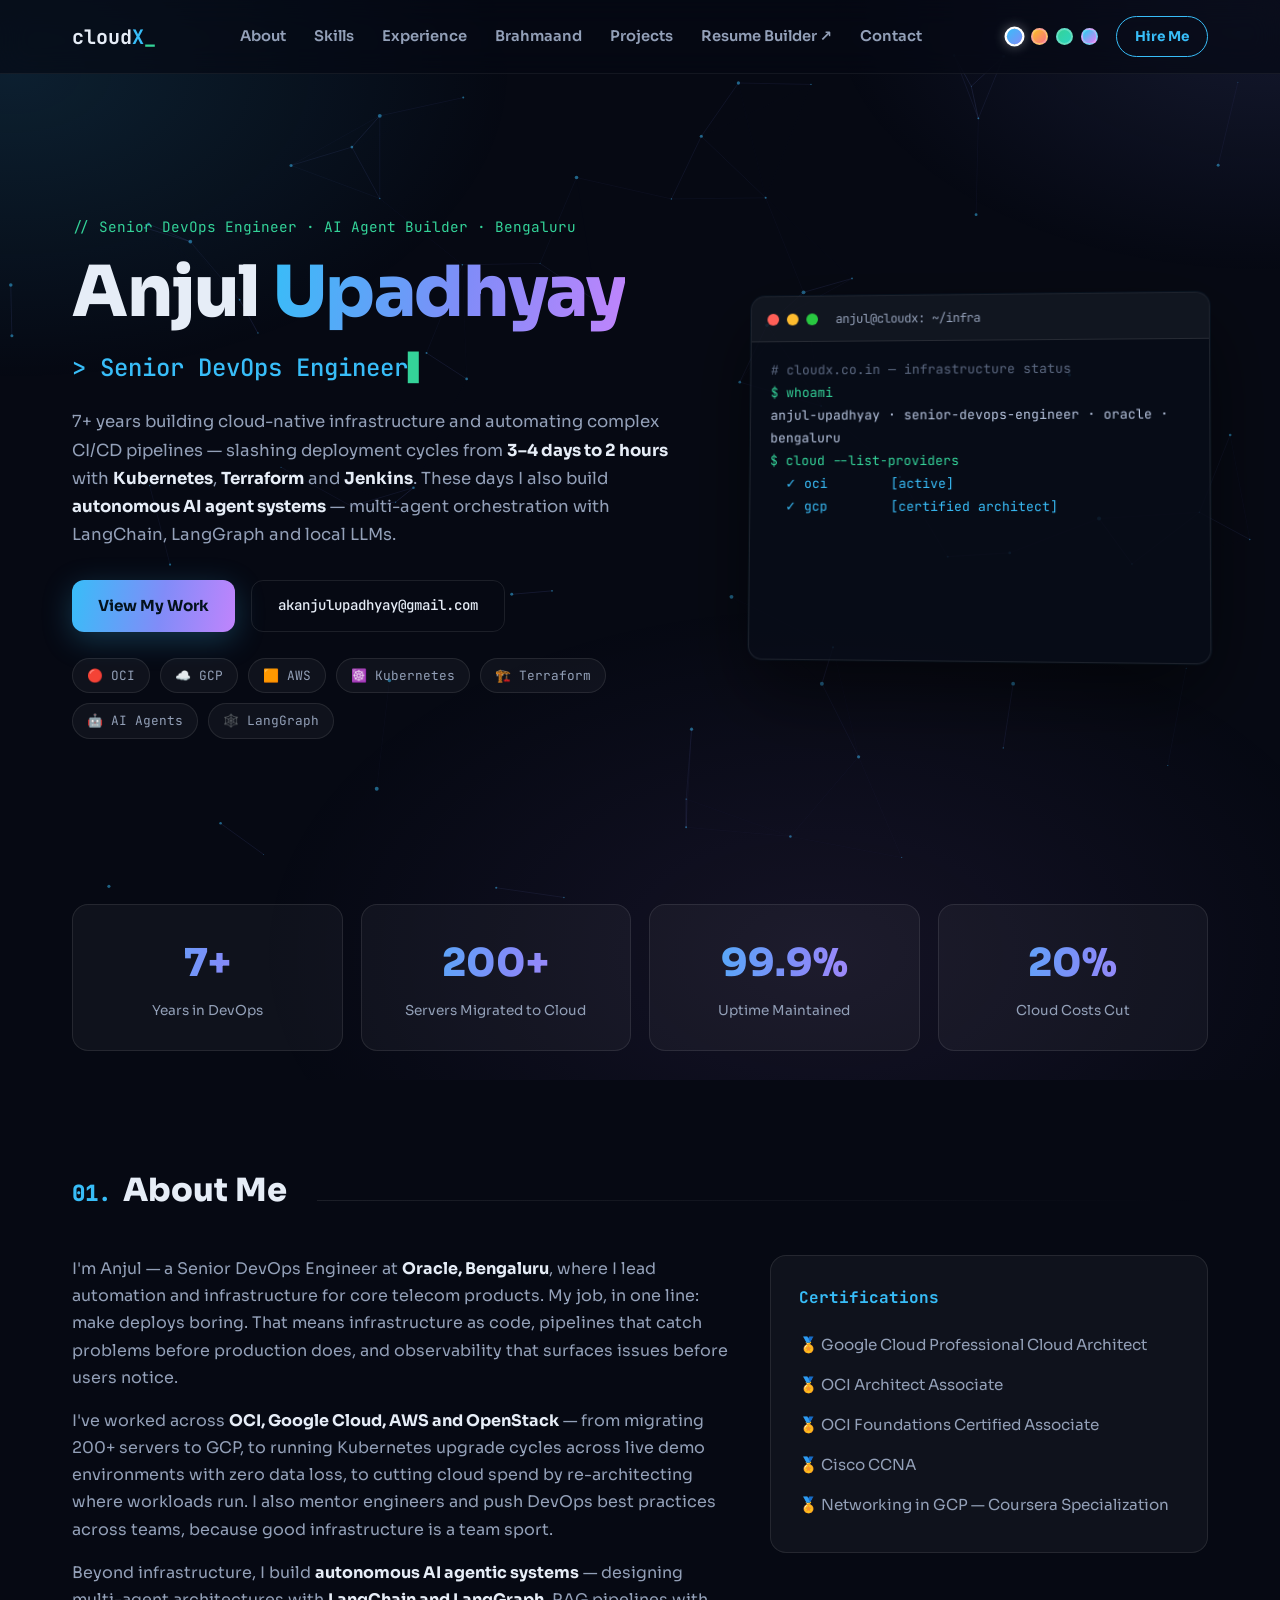
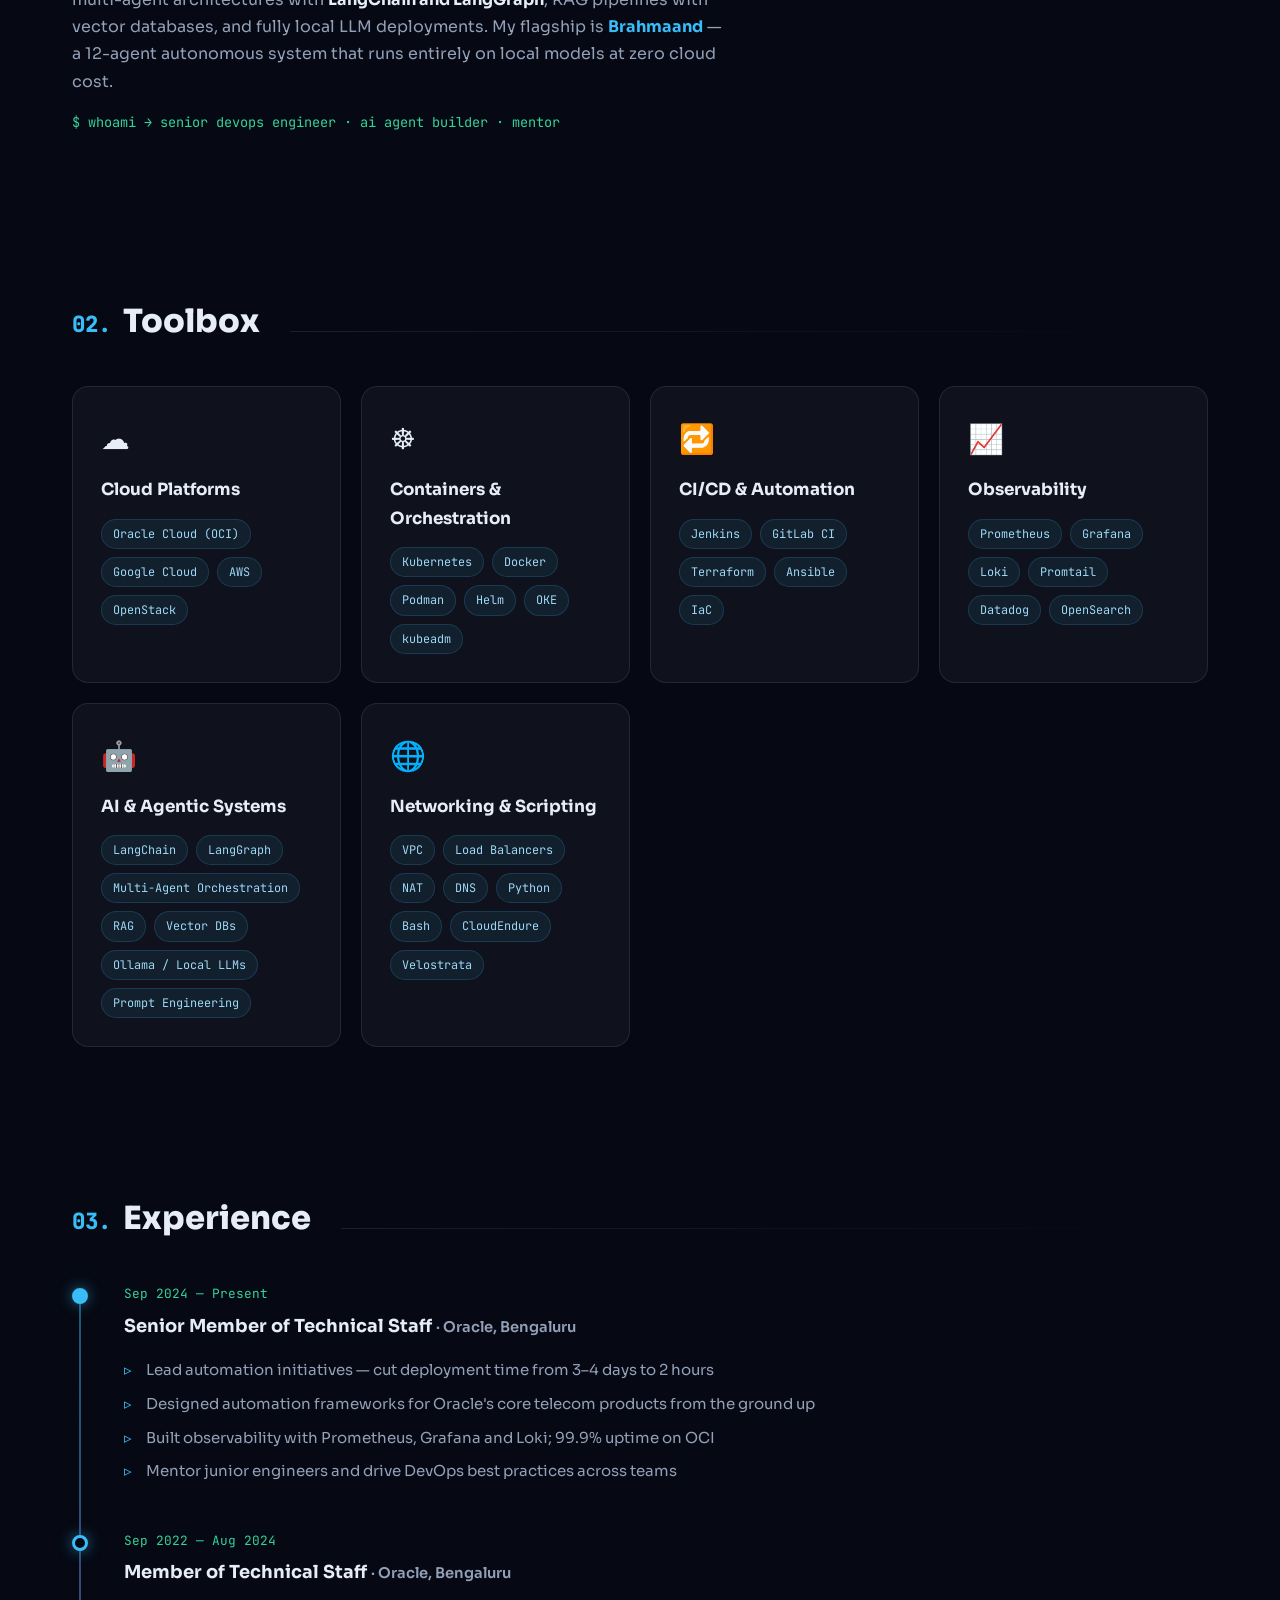
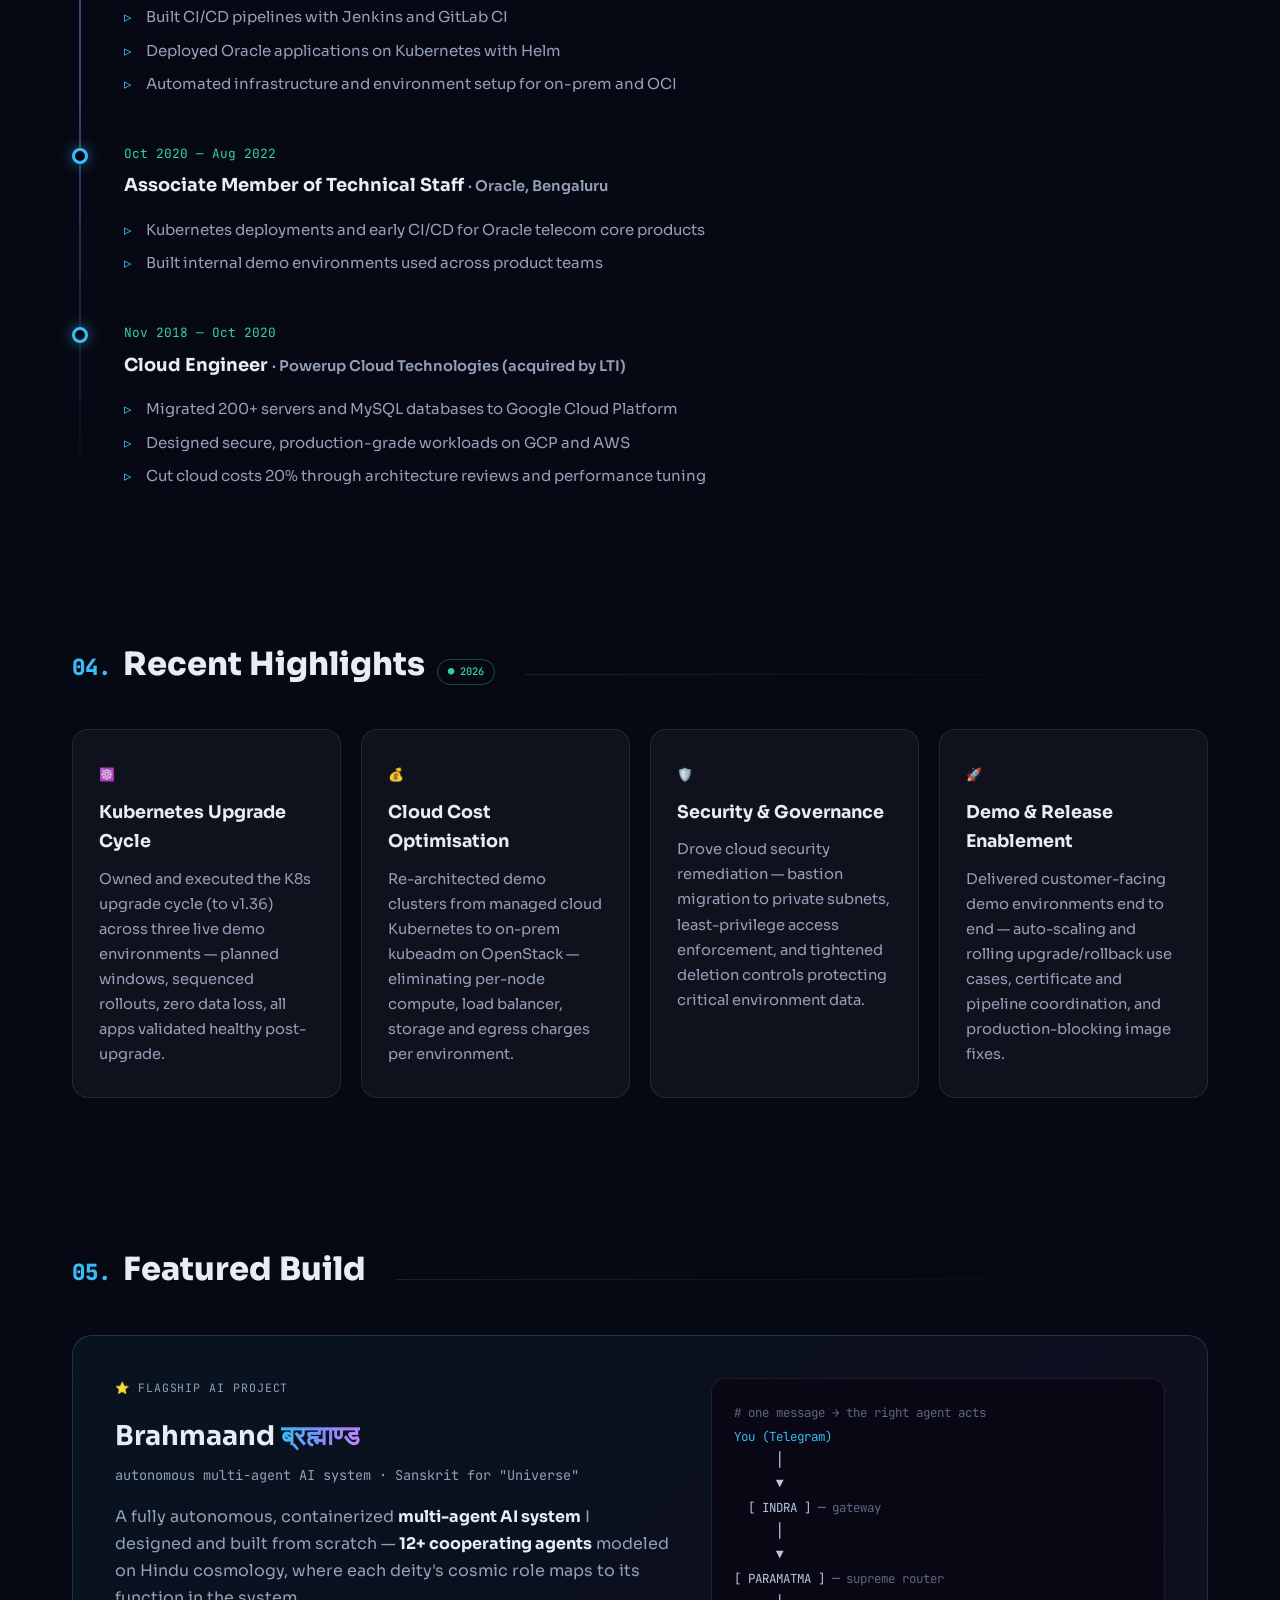
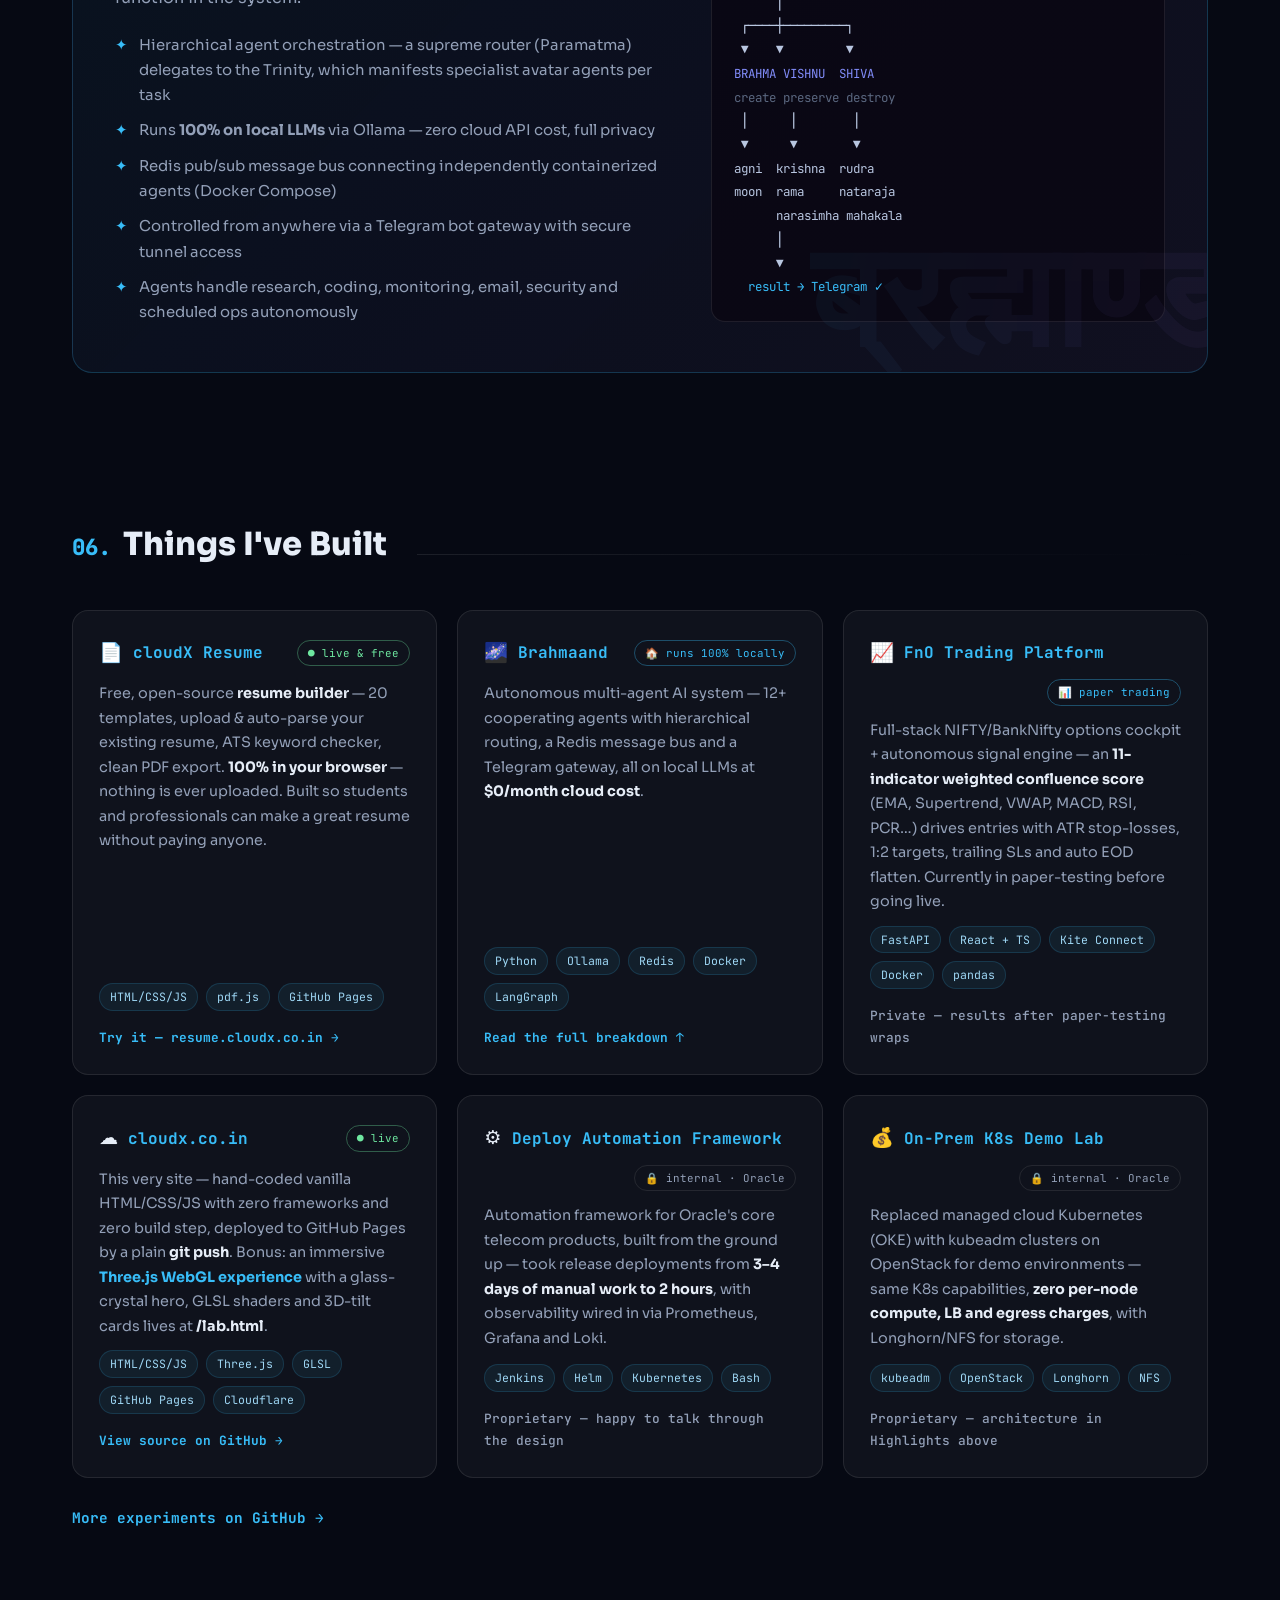
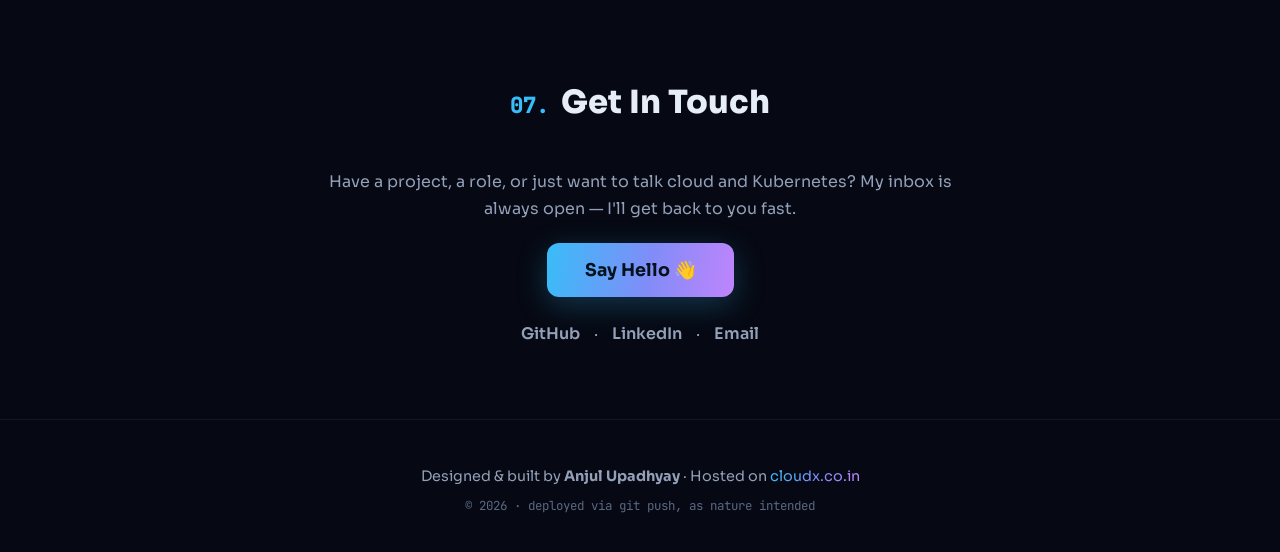
<file: index.html>
<!DOCTYPE html>
<html lang="en">
<head>
  <meta charset="UTF-8" />
  <meta name="viewport" content="width=device-width, initial-scale=1.0" />
  <title>Anjul Upadhyay — Senior DevOps Engineer · AI Agent Builder | CloudX</title>
  <meta name="description" content="Anjul Upadhyay — Senior DevOps Engineer & AI agentic systems builder in Bengaluru. 7+ years across OCI, GCP and AWS. Kubernetes, Terraform, LangChain, LangGraph, multi-agent AI. Welcome to CloudX." />
  <meta property="og:title" content="Anjul Upadhyay — CloudX" />
  <meta property="og:description" content="Senior DevOps Engineer · AI Agent Builder · OCI | GCP | AWS · Kubernetes · LangGraph" />
  <meta property="og:url" content="https://cloudx.co.in" />
  <link rel="icon" href="data:image/svg+xml,<svg xmlns='http://www.w3.org/2000/svg' viewBox='0 0 100 100'><text y='.9em' font-size='90'>☁️</text></svg>" />
  <link rel="preconnect" href="https://fonts.googleapis.com" />
  <link rel="preconnect" href="https://fonts.gstatic.com" crossorigin />
  <link href="https://fonts.googleapis.com/css2?family=Sora:wght@400;600;700;800&family=JetBrains+Mono:wght@400;500;700&display=swap" rel="stylesheet" />
  <script>document.documentElement.dataset.theme = localStorage.getItem("cloudx-theme") || "midnight";</script>
  <link rel="stylesheet" href="styles.css" />
</head>
<body>
  <canvas id="sky"></canvas>
  <div class="aurora" aria-hidden="true"></div>

  <!-- ============ NAV ============ -->
  <nav class="nav">
    <a href="#top" class="logo">cloud<span>X</span><em>_</em></a>
    <div class="nav-links">
      <a href="#about">About</a>
      <a href="#skills">Skills</a>
      <a href="#experience">Experience</a>
      <a href="#brahmaand">Brahmaand</a>
      <a href="#projects">Projects</a>
      <a href="https://resume.cloudx.co.in" target="_blank" rel="noopener">Resume Builder ↗</a>
      <a href="#contact">Contact</a>
    </div>
    <div class="nav-right">
      <div class="theme-picker" id="theme-picker" title="Pick a vibe — it sticks">
        <button class="theme-dot" data-theme="midnight" aria-label="Midnight theme"></button>
        <button class="theme-dot" data-theme="nebula" aria-label="Nebula theme"></button>
        <button class="theme-dot" data-theme="aurora" aria-label="Aurora theme"></button>
        <button class="theme-dot" data-theme="synthwave" aria-label="Synthwave theme"></button>
      </div>
      <a class="nav-cta" href="mailto:akanjulupadhyay@gmail.com">Hire Me</a>
    </div>
  </nav>

  <!-- ============ HERO ============ -->
  <header class="hero" id="top">
    <div class="hero-text">
      <p class="kicker">// Senior DevOps Engineer · AI Agent Builder · Bengaluru</p>
      <h1>Anjul <span class="grad">Upadhyay</span></h1>
      <h2 class="typing-line">&gt; <span id="typed"></span><span class="caret">▊</span></h2>
      <p class="lede">
        7+ years building cloud-native infrastructure and automating complex CI/CD pipelines —
        slashing deployment cycles from <strong>3–4 days to 2 hours</strong> with
        <strong>Kubernetes</strong>, <strong>Terraform</strong> and <strong>Jenkins</strong>.
        These days I also build <strong>autonomous AI agent systems</strong> — multi-agent
        orchestration with LangChain, LangGraph and local LLMs.
      </p>
      <div class="hero-actions">
        <a class="btn btn-primary" href="#experience">View My Work</a>
        <a class="btn btn-ghost" href="mailto:akanjulupadhyay@gmail.com">akanjulupadhyay@gmail.com</a>
      </div>
      <div class="badges">
        <span class="badge">🔴 OCI</span>
        <span class="badge">☁️ GCP</span>
        <span class="badge">🟧 AWS</span>
        <span class="badge">☸️ Kubernetes</span>
        <span class="badge">🏗️ Terraform</span>
        <span class="badge">🤖 AI Agents</span>
        <span class="badge">🕸️ LangGraph</span>
      </div>
    </div>

    <div class="terminal" id="terminal">
      <div class="term-bar">
        <span class="dot red"></span><span class="dot yellow"></span><span class="dot green"></span>
        <span class="term-title">anjul@cloudx: ~/infra</span>
      </div>
      <pre class="term-body" id="term-body"></pre>
    </div>
  </header>

  <!-- ============ STATS ============ -->
  <section class="stats reveal">
    <div class="stat"><span class="num" data-count="7" data-suffix="+">0</span><span class="lbl">Years in DevOps</span></div>
    <div class="stat"><span class="num" data-count="200" data-suffix="+">0</span><span class="lbl">Servers Migrated to Cloud</span></div>
    <div class="stat"><span class="num" data-count="99.9" data-suffix="%">0</span><span class="lbl">Uptime Maintained</span></div>
    <div class="stat"><span class="num" data-count="20" data-suffix="%">0</span><span class="lbl">Cloud Costs Cut</span></div>
  </section>

  <!-- ============ ABOUT ============ -->
  <section id="about" class="section reveal">
    <h3 class="sec-title"><span>01.</span> About Me</h3>
    <div class="about-grid">
      <div>
        <p>
          I'm Anjul — a Senior DevOps Engineer at <strong>Oracle, Bengaluru</strong>, where I lead
          automation and infrastructure for core telecom products. My job, in one line: make
          deploys boring. That means infrastructure as code, pipelines that catch problems before
          production does, and observability that surfaces issues before users notice.
        </p>
        <p>
          I've worked across <strong>OCI, Google Cloud, AWS and OpenStack</strong> — from migrating
          200+ servers to GCP, to running Kubernetes upgrade cycles across live demo environments
          with zero data loss, to cutting cloud spend by re-architecting where workloads run.
          I also mentor engineers and push DevOps best practices across teams, because good
          infrastructure is a team sport.
        </p>
        <p>
          Beyond infrastructure, I build <strong>autonomous AI agentic systems</strong> — designing
          multi-agent architectures with <strong>LangChain and LangGraph</strong>, RAG pipelines with
          vector databases, and fully local LLM deployments. My flagship is
          <a class="inline-link" href="#brahmaand">Brahmaand</a> — a 12-agent autonomous system
          that runs entirely on local models at zero cloud cost.
        </p>
        <p class="mono-note">$ whoami → senior devops engineer · ai agent builder · mentor</p>
      </div>
      <div class="about-card">
        <h4>Certifications</h4>
        <ul>
          <li>🏅 Google Cloud Professional Cloud Architect</li>
          <li>🏅 OCI Architect Associate</li>
          <li>🏅 OCI Foundations Certified Associate</li>
          <li>🏅 Cisco CCNA</li>
          <li>🏅 Networking in GCP — Coursera Specialization</li>
        </ul>
      </div>
    </div>
  </section>

  <!-- ============ SKILLS ============ -->
  <section id="skills" class="section reveal">
    <h3 class="sec-title"><span>02.</span> Toolbox</h3>
    <div class="skills-grid">
      <div class="skill-card">
        <div class="skill-icon">☁️</div>
        <h4>Cloud Platforms</h4>
        <div class="chips">
          <span>Oracle Cloud (OCI)</span><span>Google Cloud</span><span>AWS</span><span>OpenStack</span>
        </div>
      </div>
      <div class="skill-card">
        <div class="skill-icon">☸️</div>
        <h4>Containers & Orchestration</h4>
        <div class="chips">
          <span>Kubernetes</span><span>Docker</span><span>Podman</span><span>Helm</span><span>OKE</span><span>kubeadm</span>
        </div>
      </div>
      <div class="skill-card">
        <div class="skill-icon">🔁</div>
        <h4>CI/CD & Automation</h4>
        <div class="chips">
          <span>Jenkins</span><span>GitLab CI</span><span>Terraform</span><span>Ansible</span><span>IaC</span>
        </div>
      </div>
      <div class="skill-card">
        <div class="skill-icon">📈</div>
        <h4>Observability</h4>
        <div class="chips">
          <span>Prometheus</span><span>Grafana</span><span>Loki</span><span>Promtail</span><span>Datadog</span><span>OpenSearch</span>
        </div>
      </div>
      <div class="skill-card">
        <div class="skill-icon">🤖</div>
        <h4>AI & Agentic Systems</h4>
        <div class="chips">
          <span>LangChain</span><span>LangGraph</span><span>Multi-Agent Orchestration</span>
          <span>RAG</span><span>Vector DBs</span><span>Ollama / Local LLMs</span><span>Prompt Engineering</span>
        </div>
      </div>
      <div class="skill-card">
        <div class="skill-icon">🌐</div>
        <h4>Networking & Scripting</h4>
        <div class="chips">
          <span>VPC</span><span>Load Balancers</span><span>NAT</span><span>DNS</span>
          <span>Python</span><span>Bash</span><span>CloudEndure</span><span>Velostrata</span>
        </div>
      </div>
    </div>
  </section>

  <!-- ============ EXPERIENCE ============ -->
  <section id="experience" class="section reveal">
    <h3 class="sec-title"><span>03.</span> Experience</h3>
    <div class="timeline">
      <article class="tl-item">
        <div class="tl-dot"></div>
        <p class="tl-date">Sep 2024 — Present</p>
        <h4>Senior Member of Technical Staff <span class="tl-co">· Oracle, Bengaluru</span></h4>
        <ul>
          <li>Lead automation initiatives — cut deployment time from 3–4 days to 2 hours</li>
          <li>Designed automation frameworks for Oracle's core telecom products from the ground up</li>
          <li>Built observability with Prometheus, Grafana and Loki; 99.9% uptime on OCI</li>
          <li>Mentor junior engineers and drive DevOps best practices across teams</li>
        </ul>
      </article>
      <article class="tl-item">
        <div class="tl-dot"></div>
        <p class="tl-date">Sep 2022 — Aug 2024</p>
        <h4>Member of Technical Staff <span class="tl-co">· Oracle, Bengaluru</span></h4>
        <ul>
          <li>Built CI/CD pipelines with Jenkins and GitLab CI</li>
          <li>Deployed Oracle applications on Kubernetes with Helm</li>
          <li>Automated infrastructure and environment setup for on-prem and OCI</li>
        </ul>
      </article>
      <article class="tl-item">
        <div class="tl-dot"></div>
        <p class="tl-date">Oct 2020 — Aug 2022</p>
        <h4>Associate Member of Technical Staff <span class="tl-co">· Oracle, Bengaluru</span></h4>
        <ul>
          <li>Kubernetes deployments and early CI/CD for Oracle telecom core products</li>
          <li>Built internal demo environments used across product teams</li>
        </ul>
      </article>
      <article class="tl-item">
        <div class="tl-dot"></div>
        <p class="tl-date">Nov 2018 — Oct 2020</p>
        <h4>Cloud Engineer <span class="tl-co">· Powerup Cloud Technologies (acquired by LTI)</span></h4>
        <ul>
          <li>Migrated 200+ servers and MySQL databases to Google Cloud Platform</li>
          <li>Designed secure, production-grade workloads on GCP and AWS</li>
          <li>Cut cloud costs 20% through architecture reviews and performance tuning</li>
        </ul>
      </article>
    </div>
  </section>

  <!-- ============ RECENT HIGHLIGHTS ============ -->
  <section id="highlights" class="section reveal">
    <h3 class="sec-title"><span>04.</span> Recent Highlights <small class="live-tag">● 2026</small></h3>
    <div class="work-grid">
      <article class="work-card">
        <span class="work-num">☸️</span>
        <h4>Kubernetes Upgrade Cycle</h4>
        <p>Owned and executed the K8s upgrade cycle (to v1.36) across three live demo environments — planned windows, sequenced rollouts, zero data loss, all apps validated healthy post-upgrade.</p>
      </article>
      <article class="work-card">
        <span class="work-num">💰</span>
        <h4>Cloud Cost Optimisation</h4>
        <p>Re-architected demo clusters from managed cloud Kubernetes to on-prem kubeadm on OpenStack — eliminating per-node compute, load balancer, storage and egress charges per environment.</p>
      </article>
      <article class="work-card">
        <span class="work-num">🛡️</span>
        <h4>Security & Governance</h4>
        <p>Drove cloud security remediation — bastion migration to private subnets, least-privilege access enforcement, and tightened deletion controls protecting critical environment data.</p>
      </article>
      <article class="work-card">
        <span class="work-num">🚀</span>
        <h4>Demo & Release Enablement</h4>
        <p>Delivered customer-facing demo environments end to end — auto-scaling and rolling upgrade/rollback use cases, certificate and pipeline coordination, and production-blocking image fixes.</p>
      </article>
    </div>
  </section>

  <!-- ============ FEATURED: BRAHMAAND ============ -->
  <section id="brahmaand" class="section reveal">
    <h3 class="sec-title"><span>05.</span> Featured Build</h3>
    <div class="featured">
      <div>
        <p class="feat-tag">⭐ Flagship AI Project</p>
        <h4>Brahmaand <span class="grad">ब्रह्माण्ड</span></h4>
        <p class="feat-sub">autonomous multi-agent AI system · Sanskrit for "Universe"</p>
        <p>
          A fully autonomous, containerized <strong>multi-agent AI system</strong> I designed and
          built from scratch — <strong>12+ cooperating agents</strong> modeled on Hindu cosmology,
          where each deity's cosmic role maps to its function in the system.
        </p>
        <ul class="feat-points">
          <li>Hierarchical agent orchestration — a supreme router (Paramatma) delegates to the Trinity, which manifests specialist avatar agents per task</li>
          <li>Runs <strong>100% on local LLMs</strong> via Ollama — zero cloud API cost, full privacy</li>
          <li>Redis pub/sub message bus connecting independently containerized agents (Docker Compose)</li>
          <li>Controlled from anywhere via a Telegram bot gateway with secure tunnel access</li>
          <li>Agents handle research, coding, monitoring, email, security and scheduled ops autonomously</li>
        </ul>
      </div>
      <pre class="feat-arch"><span class="fa-dim"># one message → the right agent acts</span>
<span class="fa-gold">You (Telegram)</span>
      │
      ▼
  [ INDRA ] <span class="fa-dim">─ gateway</span>
      │
      ▼
[ PARAMATMA ] <span class="fa-dim">─ supreme router</span>
      │
 ┌────┼─────────┐
 ▼    ▼         ▼
<span class="fa-rose">BRAHMA VISHNU  SHIVA</span>
<span class="fa-dim">create preserve destroy</span>
 │      │        │
 ▼      ▼        ▼
agni  krishna  rudra
moon  rama     nataraja
      narasimha mahakala
      │
      ▼
<span class="fa-gold">  result → Telegram ✓</span></pre>
    </div>
  </section>

  <!-- ============ PROJECTS ============ -->
  <section id="projects" class="section reveal">
    <h3 class="sec-title"><span>06.</span> Things I've Built</h3>
    <div class="repo-grid">
      <div class="repo-card">
        <div class="repo-head">
          <span class="proj-icon">📄</span>
          <span class="repo-name">cloudX Resume</span>
          <span class="proj-status st-live">● live &amp; free</span>
        </div>
        <p class="repo-desc">
          Free, open-source <strong>resume builder</strong> — 20 templates, upload &amp; auto-parse your
          existing resume, ATS keyword checker, clean PDF export. <strong>100% in your browser</strong> —
          nothing is ever uploaded. Built so students and professionals can make a great resume without paying anyone.
        </p>
        <div class="repo-meta"><span>HTML/CSS/JS</span><span>pdf.js</span><span>GitHub Pages</span></div>
        <a class="proj-link" href="https://resume.cloudx.co.in" target="_blank" rel="noopener">Try it — resume.cloudx.co.in →</a>
      </div>

      <div class="repo-card">
        <div class="repo-head">
          <span class="proj-icon">🌌</span>
          <span class="repo-name">Brahmaand</span>
          <span class="proj-status st-local">🏠 runs 100% locally</span>
        </div>
        <p class="repo-desc">
          Autonomous multi-agent AI system — 12+ cooperating agents with hierarchical routing,
          a Redis message bus and a Telegram gateway, all on local LLMs at <strong>$0/month cloud cost</strong>.
        </p>
        <div class="repo-meta"><span>Python</span><span>Ollama</span><span>Redis</span><span>Docker</span><span>LangGraph</span></div>
        <a class="proj-link" href="#brahmaand">Read the full breakdown ↑</a>
      </div>

      <div class="repo-card">
        <div class="repo-head">
          <span class="proj-icon">📈</span>
          <span class="repo-name">FnO Trading Platform</span>
          <span class="proj-status st-local">📊 paper trading</span>
        </div>
        <p class="repo-desc">
          Full-stack NIFTY/BankNifty options cockpit + autonomous signal engine — an
          <strong>11-indicator weighted confluence score</strong> (EMA, Supertrend, VWAP, MACD, RSI, PCR…)
          drives entries with ATR stop-losses, 1:2 targets, trailing SLs and auto EOD flatten.
          Currently in paper-testing before going live.
        </p>
        <div class="repo-meta"><span>FastAPI</span><span>React + TS</span><span>Kite Connect</span><span>Docker</span><span>pandas</span></div>
        <span class="proj-link proj-link-muted">Private — results after paper-testing wraps</span>
      </div>

      <div class="repo-card">
        <div class="repo-head">
          <span class="proj-icon">☁️</span>
          <span class="repo-name">cloudx.co.in</span>
          <span class="proj-status st-live">● live</span>
        </div>
        <p class="repo-desc">
          This very site — hand-coded vanilla HTML/CSS/JS with zero frameworks and zero build step,
          deployed to GitHub Pages by a plain <strong>git push</strong>. Bonus: an immersive
          <a class="inline-link" href="/lab.html">Three.js WebGL experience</a> with a glass-crystal
          hero, GLSL shaders and 3D-tilt cards lives at <strong>/lab.html</strong>.
        </p>
        <div class="repo-meta"><span>HTML/CSS/JS</span><span>Three.js</span><span>GLSL</span><span>GitHub Pages</span><span>Cloudflare</span></div>
        <a class="proj-link" href="https://github.com/AnjulUpadhyay/cloudx" target="_blank" rel="noopener">View source on GitHub →</a>
      </div>

      <div class="repo-card">
        <div class="repo-head">
          <span class="proj-icon">⚙️</span>
          <span class="repo-name">Deploy Automation Framework</span>
          <span class="proj-status st-internal">🔒 internal · Oracle</span>
        </div>
        <p class="repo-desc">
          Automation framework for Oracle's core telecom products, built from the ground up —
          took release deployments from <strong>3–4 days of manual work to 2 hours</strong>,
          with observability wired in via Prometheus, Grafana and Loki.
        </p>
        <div class="repo-meta"><span>Jenkins</span><span>Helm</span><span>Kubernetes</span><span>Bash</span></div>
        <span class="proj-link proj-link-muted">Proprietary — happy to talk through the design</span>
      </div>

      <div class="repo-card">
        <div class="repo-head">
          <span class="proj-icon">💰</span>
          <span class="repo-name">On-Prem K8s Demo Lab</span>
          <span class="proj-status st-internal">🔒 internal · Oracle</span>
        </div>
        <p class="repo-desc">
          Replaced managed cloud Kubernetes (OKE) with kubeadm clusters on OpenStack for demo
          environments — same K8s capabilities, <strong>zero per-node compute, LB and egress charges</strong>,
          with Longhorn/NFS for storage.
        </p>
        <div class="repo-meta"><span>kubeadm</span><span>OpenStack</span><span>Longhorn</span><span>NFS</span></div>
        <span class="proj-link proj-link-muted">Proprietary — architecture in Highlights above</span>
      </div>
    </div>
    <p class="more-link"><a href="https://github.com/AnjulUpadhyay" target="_blank" rel="noopener">More experiments on GitHub →</a></p>
  </section>

  <!-- ============ CONTACT ============ -->
  <section id="contact" class="section reveal contact">
    <h3 class="sec-title"><span>07.</span> Get In Touch</h3>
    <p class="contact-lede">
      Have a project, a role, or just want to talk cloud and Kubernetes?
      My inbox is always open — I'll get back to you fast.
    </p>
    <a class="btn btn-primary btn-big" href="mailto:akanjulupadhyay@gmail.com?subject=Hello%20from%20cloudx.co.in">Say Hello 👋</a>
    <div class="socials">
      <a href="https://github.com/AnjulUpadhyay" target="_blank" rel="noopener">GitHub</a>
      <span>·</span>
      <a href="https://www.linkedin.com/in/anjul-upadhyay-2328b69a/" target="_blank" rel="noopener">LinkedIn</a>
      <span>·</span>
      <a href="mailto:akanjulupadhyay@gmail.com">Email</a>
    </div>
  </section>

  <footer class="footer">
    <p>Designed &amp; built by <strong>Anjul Upadhyay</strong> · Hosted on <span class="grad">cloudx.co.in</span></p>
    <p class="mono-note">© <span id="year"></span> · deployed via git push, as nature intended</p>
  </footer>

  <script src="script.js"></script>
</body>
</html>
</file>
<file: styles.css>
/* ============ CloudX — Anjul Upadhyay ============ */
/* ---- THEMES ----
   Midnight (default) · Nebula · Aurora · Synthwave
   switchable via the navbar palette dots, persisted in localStorage */
:root {
  --bg: #060913;
  --card: rgba(255, 255, 255, 0.04);
  --card-border: rgba(255, 255, 255, 0.09);
  --text: #e6edf7;
  --muted: #93a0b8;
  --accent: #38bdf8;
  --accent-2: #818cf8;
  --accent-3: #34d399;
  --a1rgb: 56, 189, 248;
  --a2rgb: 129, 140, 248;
  --a3rgb: 52, 211, 153;
  --aur3: 192, 132, 252;
  --grad: linear-gradient(100deg, #38bdf8, #818cf8 55%, #c084fc);
  --chip-text: #9fd8f5;
  --term-text: #b8c6e0;
  --dim: #5b6880;
  --on-accent: #04121d;
  --font-main: "Sora", system-ui, sans-serif;
  --font-mono: "JetBrains Mono", ui-monospace, monospace;
}
[data-theme="nebula"] {
  --bg: #0e0815;
  --text: #f0eaf6;
  --muted: #a195b3;
  --accent: #fbbf24;
  --accent-2: #fb7185;
  --accent-3: #fb923c;
  --a1rgb: 251, 191, 36;
  --a2rgb: 251, 113, 133;
  --a3rgb: 251, 146, 60;
  --aur3: 192, 132, 252;
  --grad: linear-gradient(100deg, #fbbf24, #fb7185 55%, #c084fc);
  --chip-text: #f7dca2;
  --term-text: #cfc4dd;
  --dim: #6f6386;
  --on-accent: #1c1206;
}
[data-theme="aurora"] {
  --bg: #03100c;
  --text: #e9f6ef;
  --muted: #8fb3a4;
  --accent: #34d399;
  --accent-2: #2dd4bf;
  --accent-3: #a3e635;
  --a1rgb: 52, 211, 153;
  --a2rgb: 45, 212, 191;
  --a3rgb: 163, 230, 53;
  --aur3: 96, 165, 250;
  --grad: linear-gradient(100deg, #34d399, #2dd4bf 55%, #60a5fa);
  --chip-text: #b5ecd2;
  --term-text: #bfe0d2;
  --dim: #5c7a6d;
  --on-accent: #03130c;
}
[data-theme="synthwave"] {
  --bg: #120420;
  --text: #f5ebff;
  --muted: #ad95c4;
  --accent: #e879f9;
  --accent-2: #22d3ee;
  --accent-3: #fb7185;
  --a1rgb: 232, 121, 249;
  --a2rgb: 34, 211, 238;
  --a3rgb: 251, 113, 133;
  --aur3: 34, 211, 238;
  --grad: linear-gradient(100deg, #22d3ee, #e879f9 55%, #fb7185);
  --chip-text: #f0c6fb;
  --term-text: #d9c8ea;
  --dim: #71618a;
  --on-accent: #1b0428;
}

* { margin: 0; padding: 0; box-sizing: border-box; }
html { scroll-behavior: smooth; }
body {
  background: var(--bg);
  color: var(--text);
  font-family: var(--font-main);
  line-height: 1.7;
  overflow-x: hidden;
}
::selection { background: rgba(var(--a1rgb), 0.35); }

/* background canvas + aurora */
#sky {
  position: fixed; inset: 0;
  z-index: -2;
}
.aurora {
  position: fixed; inset: -20%;
  z-index: -1;
  background:
    radial-gradient(40% 35% at 15% 20%, rgba(var(--a1rgb), 0.13), transparent 70%),
    radial-gradient(35% 30% at 85% 15%, rgba(var(--a2rgb), 0.12), transparent 70%),
    radial-gradient(45% 40% at 60% 90%, rgba(var(--aur3), 0.08), transparent 70%);
  animation: drift 24s ease-in-out infinite alternate;
  pointer-events: none;
}
@keyframes drift {
  to { transform: translate3d(3%, -2%, 0) scale(1.06) rotate(1.5deg); }
}

.grad {
  background: var(--grad);
  -webkit-background-clip: text;
  background-clip: text;
  color: transparent;
}

/* ============ NAV ============ */
.nav {
  position: sticky; top: 0; z-index: 50;
  display: flex; align-items: center; justify-content: space-between;
  padding: 16px clamp(20px, 6vw, 72px);
  backdrop-filter: blur(14px);
  background: rgba(6, 9, 19, 0.65);
  border-bottom: 1px solid rgba(255, 255, 255, 0.06);
}
.logo {
  font-family: var(--font-mono);
  font-weight: 700; font-size: 1.25rem;
  color: var(--text); text-decoration: none;
}
.logo span { color: var(--accent); }
.logo em { color: var(--accent-3); animation: blink 1.1s steps(1) infinite; font-style: normal; }
@keyframes blink { 50% { opacity: 0; } }

.nav-links { display: flex; gap: 28px; }
.nav-links a {
  color: var(--muted); text-decoration: none; font-size: 0.92rem; font-weight: 600;
  transition: color 0.2s;
}
.nav-links a:hover { color: var(--accent); }

/* theme picker */
.nav-right { display: flex; align-items: center; gap: 18px; }
.theme-picker { display: flex; gap: 8px; align-items: center; }
.theme-dot {
  width: 17px; height: 17px; border-radius: 50%; cursor: pointer;
  border: 2px solid rgba(255, 255, 255, 0.25); padding: 0;
  transition: transform 0.2s, border-color 0.2s, box-shadow 0.2s;
}
.theme-dot:hover { transform: scale(1.2); }
.theme-dot.active { border-color: #fff; transform: scale(1.18); box-shadow: 0 0 10px rgba(255,255,255,.35); }
.theme-dot[data-theme="midnight"] { background: linear-gradient(135deg, #38bdf8, #818cf8); }
.theme-dot[data-theme="nebula"] { background: linear-gradient(135deg, #fbbf24, #fb7185); }
.theme-dot[data-theme="aurora"] { background: linear-gradient(135deg, #34d399, #2dd4bf); }
.theme-dot[data-theme="synthwave"] { background: linear-gradient(135deg, #22d3ee, #e879f9); }

body { transition: background-color 0.6s ease, color 0.6s ease; }
.nav-cta {
  font-size: 0.85rem; font-weight: 700; text-decoration: none;
  color: var(--accent); border: 1px solid var(--accent);
  padding: 8px 18px; border-radius: 999px;
  transition: background 0.2s, color 0.2s, box-shadow 0.2s;
}
.nav-cta:hover { background: var(--accent); color: var(--on-accent); box-shadow: 0 0 24px rgba(var(--a1rgb),.45); }

/* ============ HERO ============ */
.hero {
  display: grid;
  grid-template-columns: 1.15fr 0.85fr;
  gap: 48px;
  align-items: center;
  min-height: calc(100vh - 70px);
  padding: 48px clamp(20px, 6vw, 72px) 72px;
  max-width: 1280px; margin: 0 auto;
}
.kicker {
  font-family: var(--font-mono); color: var(--accent-3);
  font-size: 0.9rem; margin-bottom: 14px;
}
.hero h1 {
  font-size: clamp(2.6rem, 6vw, 4.4rem);
  font-weight: 800; letter-spacing: -0.02em; line-height: 1.08;
}
.typing-line {
  font-family: var(--font-mono);
  font-size: clamp(1.05rem, 2.4vw, 1.5rem);
  color: var(--accent); font-weight: 500;
  margin: 18px 0 20px; min-height: 1.6em;
}
.caret { animation: blink 0.9s steps(1) infinite; color: var(--accent-3); }
.lede { color: var(--muted); max-width: 56ch; font-size: 1.04rem; }
.lede strong { color: var(--text); }

.hero-actions { display: flex; gap: 16px; margin: 30px 0 26px; flex-wrap: wrap; }
.btn {
  text-decoration: none; font-weight: 700; font-size: 0.95rem;
  padding: 13px 26px; border-radius: 12px;
  transition: transform 0.2s, box-shadow 0.2s, background 0.2s;
}
.btn-primary {
  background: var(--grad); color: var(--on-accent);
  box-shadow: 0 8px 30px rgba(var(--a1rgb), 0.25);
}
.btn-primary:hover { transform: translateY(-3px); box-shadow: 0 14px 40px rgba(var(--a2rgb), 0.4); }
.btn-ghost {
  color: var(--text); border: 1px solid var(--card-border);
  font-family: var(--font-mono); font-weight: 500; font-size: 0.88rem;
}
.btn-ghost:hover { border-color: var(--accent); color: var(--accent); }
.btn-big { font-size: 1.1rem; padding: 16px 38px; }

.badges { display: flex; gap: 10px; flex-wrap: wrap; }
.badge {
  font-family: var(--font-mono); font-size: 0.8rem;
  background: var(--card); border: 1px solid var(--card-border);
  padding: 6px 14px; border-radius: 999px; color: var(--muted);
}

/* terminal */
.terminal {
  background: rgba(8, 12, 24, 0.85);
  border: 1px solid var(--card-border);
  border-radius: 14px;
  box-shadow: 0 30px 80px rgba(0, 0, 0, 0.55), 0 0 0 1px rgba(var(--a1rgb),.06);
  overflow: hidden;
  transform: perspective(1200px) rotateY(-4deg) rotateX(2deg);
  transition: transform .4s ease;
}
.terminal:hover { transform: perspective(1200px) rotateY(0) rotateX(0); }
.term-bar {
  display: flex; align-items: center; gap: 8px;
  padding: 12px 16px;
  background: rgba(255, 255, 255, 0.04);
  border-bottom: 1px solid var(--card-border);
}
.dot { width: 12px; height: 12px; border-radius: 50%; }
.dot.red { background: #ff5f57; } .dot.yellow { background: #febc2e; } .dot.green { background: #28c840; }
.term-title { font-family: var(--font-mono); font-size: 0.78rem; color: var(--muted); margin-left: 10px; }
.term-body {
  font-family: var(--font-mono); font-size: 0.82rem; line-height: 1.75;
  padding: 18px 20px; min-height: 320px; white-space: pre-wrap;
  color: var(--term-text);
}
.term-body .c-green { color: var(--accent-3); }
.term-body .c-blue { color: var(--accent); }
.term-body .c-dim { color: var(--dim); }
.term-body .c-purple { color: var(--accent-2); }

/* ============ STATS ============ */
.stats {
  display: grid; grid-template-columns: repeat(4, 1fr); gap: 18px;
  max-width: 1280px; margin: 0 auto; padding: 0 clamp(20px, 6vw, 72px) 40px;
}
.stat {
  text-align: center; padding: 26px 10px;
  background: var(--card); border: 1px solid var(--card-border); border-radius: 16px;
}
.stat .num {
  display: block; font-size: 2.4rem; font-weight: 800;
  background: var(--grad); -webkit-background-clip: text; background-clip: text; color: transparent;
}
.stat .lbl { color: var(--muted); font-size: 0.85rem; }

/* ============ SECTIONS ============ */
.section {
  max-width: 1280px; margin: 0 auto;
  padding: 72px clamp(20px, 6vw, 72px);
}
.sec-title {
  font-size: clamp(1.5rem, 3vw, 2rem); font-weight: 800;
  margin-bottom: 38px; display: flex; align-items: baseline; gap: 12px;
}
.sec-title span { font-family: var(--font-mono); color: var(--accent); font-size: 0.7em; }
.sec-title::after {
  content: ""; flex: 1; height: 1px; margin-left: 18px;
  background: linear-gradient(90deg, var(--card-border), transparent);
}
.live-tag {
  font-family: var(--font-mono); font-size: 0.65rem; font-weight: 500;
  color: var(--accent-3); border: 1px solid rgba(var(--a3rgb), 0.35);
  padding: 3px 10px; border-radius: 999px;
  animation: pulse 2.4s ease-in-out infinite;
}
@keyframes pulse { 50% { opacity: 0.55; } }

/* about */
.about-grid { display: grid; grid-template-columns: 1.5fr 1fr; gap: 40px; }
.about-grid p { color: var(--muted); margin-bottom: 16px; }
.about-grid strong, .about-grid em { color: var(--text); }
.mono-note { font-family: var(--font-mono); font-size: 0.85rem; color: var(--accent-3) !important; }
.inline-link { color: var(--accent); text-decoration: none; font-weight: 700; }
.inline-link:hover { text-decoration: underline; }
.about-card {
  background: var(--card); border: 1px solid var(--card-border);
  border-radius: 16px; padding: 28px; height: fit-content;
}
.about-card h4 { font-family: var(--font-mono); color: var(--accent); margin-bottom: 14px; }
.about-card ul { list-style: none; }
.about-card li { color: var(--muted); padding: 7px 0; font-size: 0.95rem; }

/* skills */
.skills-grid { display: grid; grid-template-columns: repeat(auto-fit, minmax(260px, 1fr)); gap: 20px; }
.skill-card {
  background: var(--card); border: 1px solid var(--card-border);
  border-radius: 16px; padding: 28px;
  transition: transform 0.25s, border-color 0.25s, box-shadow 0.25s;
}
.skill-card:hover {
  transform: translateY(-6px); border-color: rgba(var(--a1rgb), 0.4);
  box-shadow: 0 18px 50px rgba(var(--a1rgb), 0.1);
}
.skill-icon { font-size: 1.8rem; margin-bottom: 12px; }
.skill-card h4 { margin-bottom: 14px; font-size: 1.05rem; }
.chips { display: flex; flex-wrap: wrap; gap: 8px; }
.chips span {
  font-family: var(--font-mono); font-size: 0.74rem;
  background: rgba(var(--a1rgb), 0.08); border: 1px solid rgba(var(--a1rgb), 0.18);
  color: var(--chip-text); padding: 4px 11px; border-radius: 999px;
}

/* work */
.work-grid { display: grid; grid-template-columns: repeat(auto-fit, minmax(250px, 1fr)); gap: 20px; }
.work-card {
  background: var(--card); border: 1px solid var(--card-border);
  border-radius: 16px; padding: 30px 26px; position: relative; overflow: hidden;
  transition: transform 0.25s, border-color 0.25s;
}
.work-card:hover { transform: translateY(-6px); border-color: rgba(var(--a2rgb), 0.45); }
.work-card::before {
  content: ""; position: absolute; inset: 0 0 auto 0; height: 3px;
  background: var(--grad); opacity: 0; transition: opacity 0.25s;
}
.work-card:hover::before { opacity: 1; }
.work-num { font-family: var(--font-mono); color: var(--accent-2); font-size: 0.8rem; }
.work-card h4 { margin: 10px 0 10px; font-size: 1.1rem; }
.work-card p { color: var(--muted); font-size: 0.92rem; }

/* experience timeline */
.timeline { position: relative; padding-left: 34px; }
.timeline::before {
  content: ""; position: absolute; left: 7px; top: 6px; bottom: 6px; width: 2px;
  background: linear-gradient(180deg, var(--accent), var(--accent-2), transparent);
  opacity: 0.45;
}
.tl-item { position: relative; padding: 0 0 42px 18px; }
.tl-item:last-child { padding-bottom: 0; }
.tl-dot {
  position: absolute; left: -34px; top: 5px;
  width: 16px; height: 16px; border-radius: 50%;
  background: var(--bg); border: 3px solid var(--accent);
  box-shadow: 0 0 14px rgba(var(--a1rgb), 0.55);
}
.tl-item:first-child .tl-dot { background: var(--accent); }
.tl-date { font-family: var(--font-mono); font-size: 0.8rem; color: var(--accent-3); margin-bottom: 6px; }
.tl-item h4 { font-size: 1.12rem; margin-bottom: 12px; }
.tl-co { color: var(--muted); font-weight: 600; font-size: 0.92rem; }
.tl-item ul { list-style: none; }
.tl-item li {
  color: var(--muted); font-size: 0.94rem; padding: 4px 0 4px 22px; position: relative;
}
.tl-item li::before {
  content: "▹"; position: absolute; left: 0; color: var(--accent);
}

/* featured project */
.featured {
  position: relative;
  display: grid; grid-template-columns: 1.1fr 0.9fr; gap: 40px;
  background: linear-gradient(135deg, rgba(var(--a1rgb), 0.06), rgba(var(--a2rgb), 0.05), rgba(var(--aur3), 0.06));
  border: 1px solid rgba(var(--a1rgb), 0.22);
  border-radius: 20px; padding: 42px;
  overflow: hidden;
}
.featured::before {
  content: "ब्रह्माण्ड"; position: absolute; right: -20px; bottom: -48px;
  font-size: 9rem; font-weight: 800; opacity: 0.045; pointer-events: none;
  background: var(--grad); -webkit-background-clip: text; background-clip: text; color: transparent;
}
.feat-tag {
  font-family: var(--font-mono); font-size: 0.72rem; letter-spacing: 0.08em;
  color: var(--accent); text-transform: uppercase; margin-bottom: 10px;
}
.featured h4 { font-size: 1.7rem; margin-bottom: 4px; }
.feat-sub { font-family: var(--font-mono); color: var(--muted); font-size: 0.85rem; margin-bottom: 18px; }
.featured p { color: var(--muted); margin-bottom: 16px; }
.featured p strong { color: var(--text); }
.feat-points { list-style: none; }
.feat-points li {
  color: var(--muted); font-size: 0.93rem; padding: 5px 0 5px 24px; position: relative;
}
.feat-points li::before { content: "✦"; position: absolute; left: 0; color: var(--accent); }
.feat-arch {
  background: rgba(10, 6, 18, 0.75); border: 1px solid var(--card-border);
  border-radius: 14px; padding: 22px;
  font-family: var(--font-mono); font-size: 0.78rem; line-height: 1.9;
  color: var(--term-text); white-space: pre; overflow-x: auto; height: fit-content;
}
.feat-arch .fa-gold { color: var(--accent); }
.feat-arch .fa-rose { color: var(--accent-2); }
.feat-arch .fa-dim { color: var(--dim); }
@media (max-width: 960px) {
  .featured { grid-template-columns: 1fr; padding: 30px 24px; }
}

/* projects */
.repo-grid { display: grid; grid-template-columns: repeat(auto-fill, minmax(320px, 1fr)); gap: 20px; }
.repo-card {
  background: var(--card); border: 1px solid var(--card-border);
  border-radius: 16px; padding: 26px;
  display: flex; flex-direction: column; gap: 12px;
  text-decoration: none; color: var(--text);
  transition: transform 0.25s, border-color 0.25s, box-shadow 0.25s;
}
.repo-card:hover {
  transform: translateY(-6px); border-color: rgba(var(--a3rgb), 0.45);
  box-shadow: 0 18px 50px rgba(var(--a3rgb), 0.08);
}
.repo-head { display: flex; align-items: center; gap: 10px; flex-wrap: wrap; }
.proj-icon { font-size: 1.2rem; }
.repo-name { font-family: var(--font-mono); font-weight: 700; color: var(--accent); font-size: 1rem; }
.proj-status {
  margin-left: auto; font-family: var(--font-mono); font-size: 0.68rem;
  padding: 3px 10px; border-radius: 999px; white-space: nowrap;
}
.st-live { color: #6ee7a0; border: 1px solid rgba(110, 231, 160, 0.35); }
.st-local { color: var(--accent); border: 1px solid rgba(var(--a1rgb), 0.35); }
.st-internal { color: var(--muted); border: 1px solid var(--card-border); }
.repo-desc { color: var(--muted); font-size: 0.9rem; flex: 1; }
.repo-desc strong { color: var(--text); }
.repo-meta { display: flex; gap: 8px; flex-wrap: wrap; font-family: var(--font-mono); font-size: 0.72rem; color: var(--muted); }
.repo-meta span {
  background: rgba(var(--a1rgb), 0.07); border: 1px solid rgba(var(--a1rgb), 0.16);
  color: var(--chip-text); padding: 3px 10px; border-radius: 999px;
}
.proj-link {
  font-family: var(--font-mono); font-size: 0.8rem; font-weight: 700;
  color: var(--accent); text-decoration: none; margin-top: 4px;
}
a.proj-link:hover { text-decoration: underline; }
.proj-link-muted { color: var(--muted); font-weight: 500; }
.more-link { margin-top: 26px; }
.more-link a { color: var(--accent); text-decoration: none; font-weight: 700; font-family: var(--font-mono); font-size: 0.9rem; }
.more-link a:hover { text-decoration: underline; }

/* contact */
.contact { text-align: center; }
.contact .sec-title { justify-content: center; }
.contact .sec-title::after { display: none; }
.contact-lede { color: var(--muted); max-width: 52ch; margin: 0 auto 34px; }
.socials { margin-top: 34px; display: flex; gap: 14px; justify-content: center; color: var(--muted); }
.socials a { color: var(--muted); text-decoration: none; font-weight: 600; transition: color 0.2s; }
.socials a:hover { color: var(--accent); }

/* footer */
.footer {
  text-align: center; padding: 44px 20px 36px;
  border-top: 1px solid rgba(255, 255, 255, 0.06);
  color: var(--muted); font-size: 0.9rem;
}
.footer .mono-note { margin-top: 6px; font-size: 0.78rem; color: var(--dim) !important; }

/* reveal animation */
.reveal { opacity: 0; transform: translateY(34px); transition: opacity 0.7s ease, transform 0.7s ease; }
.reveal.in { opacity: 1; transform: none; }

/* ============ RESPONSIVE ============ */
@media (max-width: 960px) {
  .hero { grid-template-columns: 1fr; padding-top: 32px; min-height: unset; }
  .terminal { transform: none; }
  .stats { grid-template-columns: repeat(2, 1fr); }
  .about-grid { grid-template-columns: 1fr; }
  .nav-links { display: none; }
}
</file>
